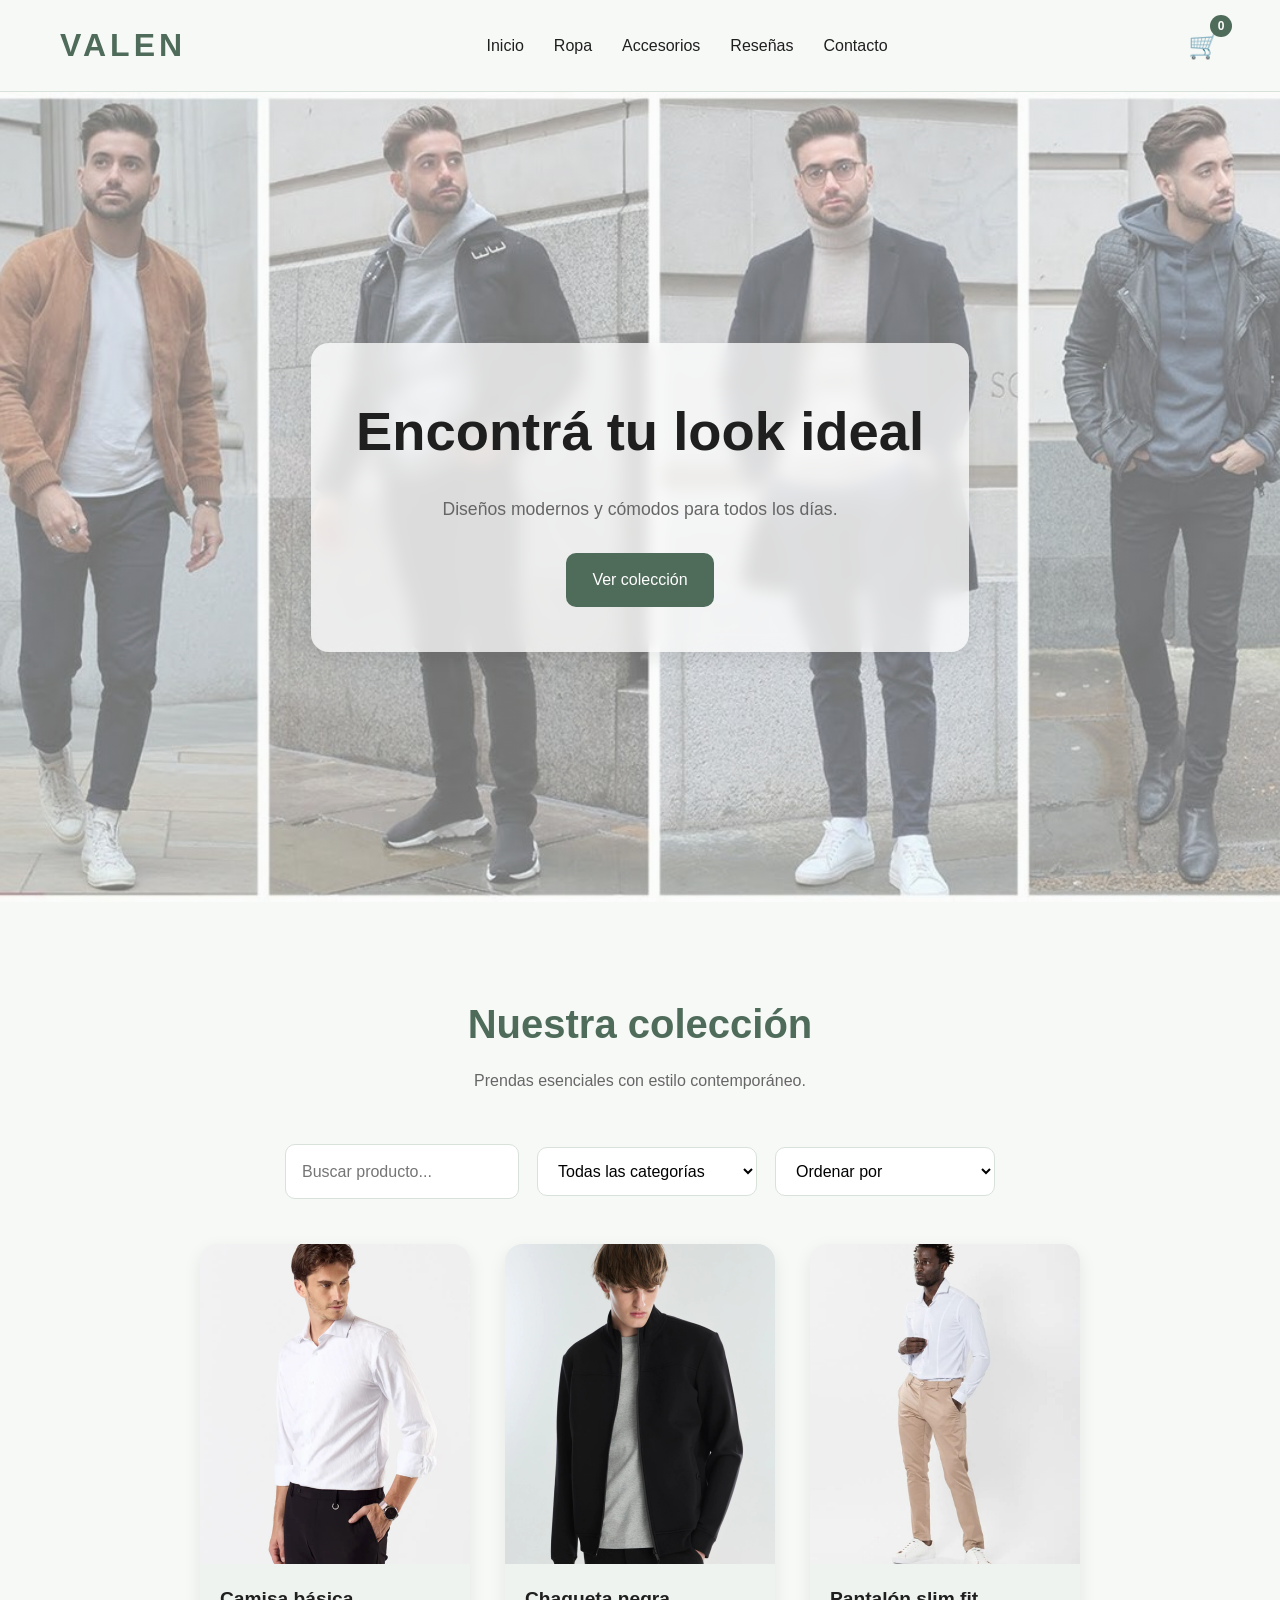
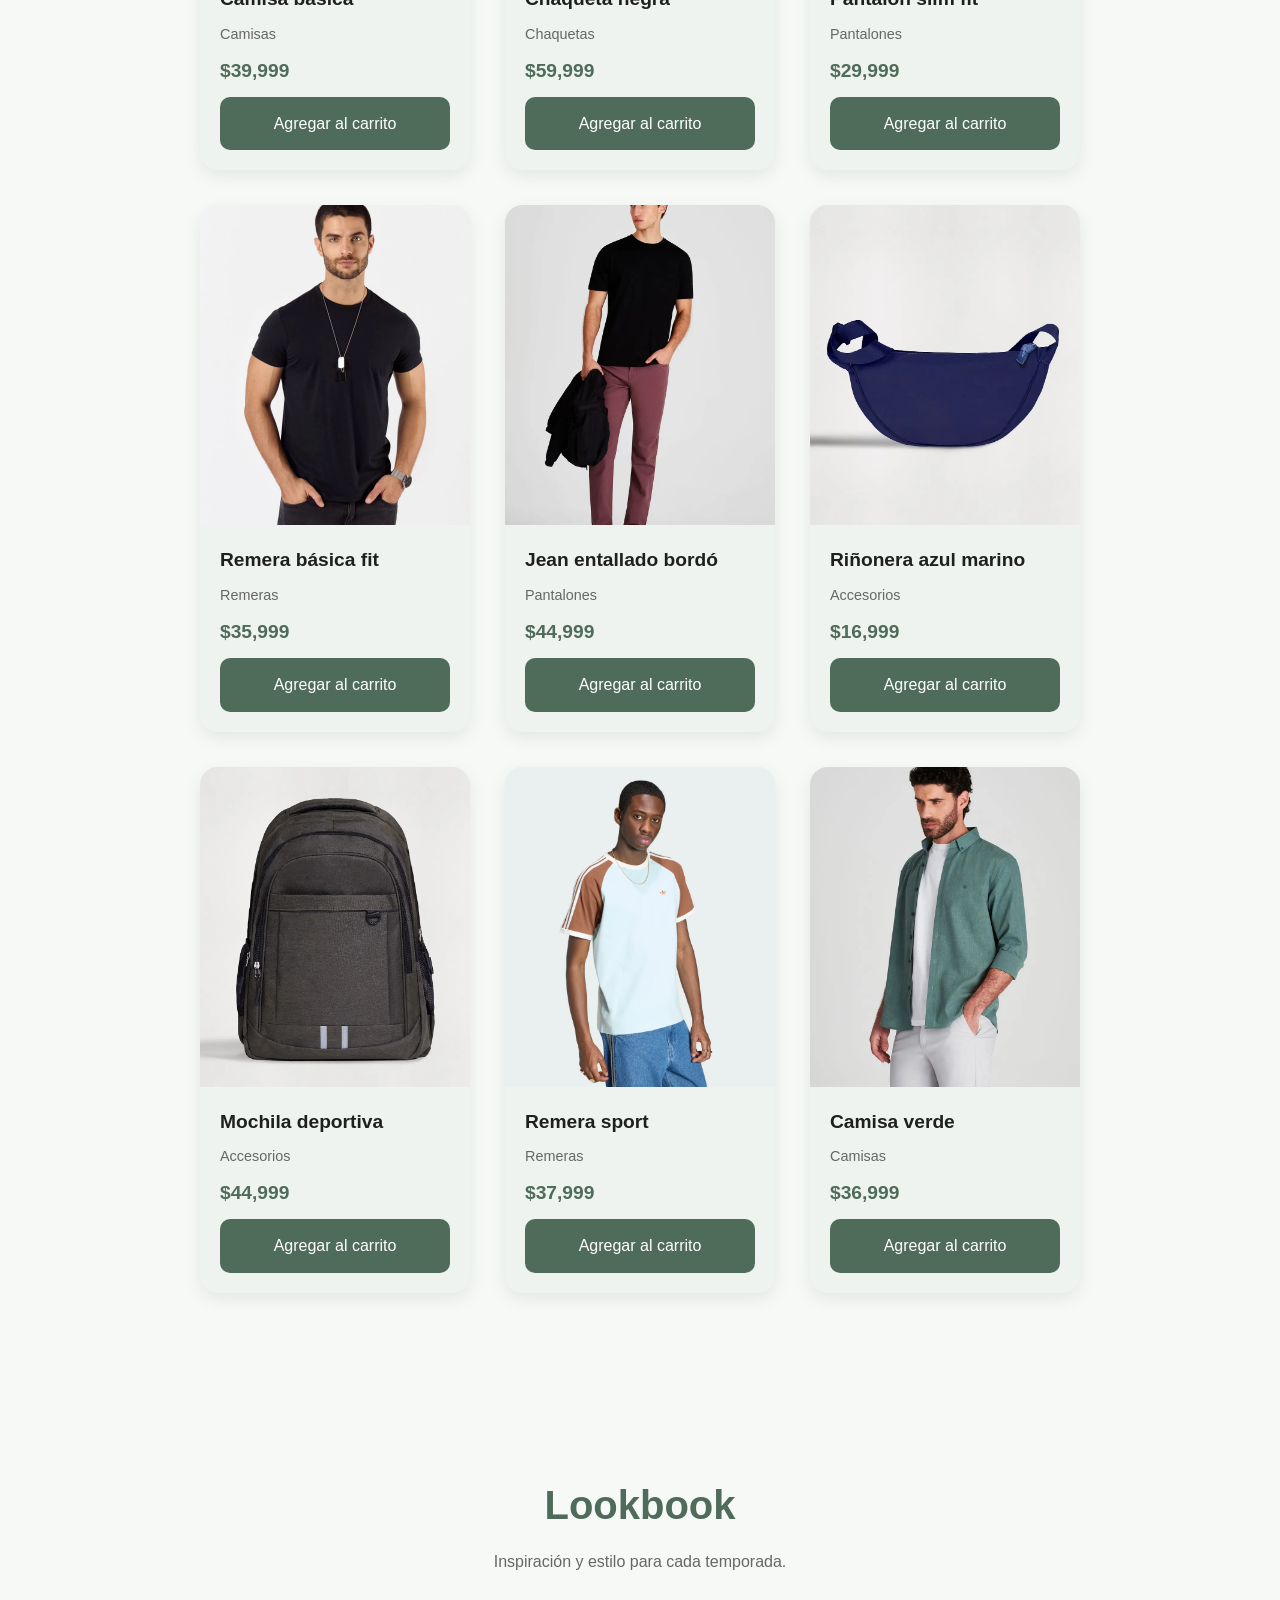
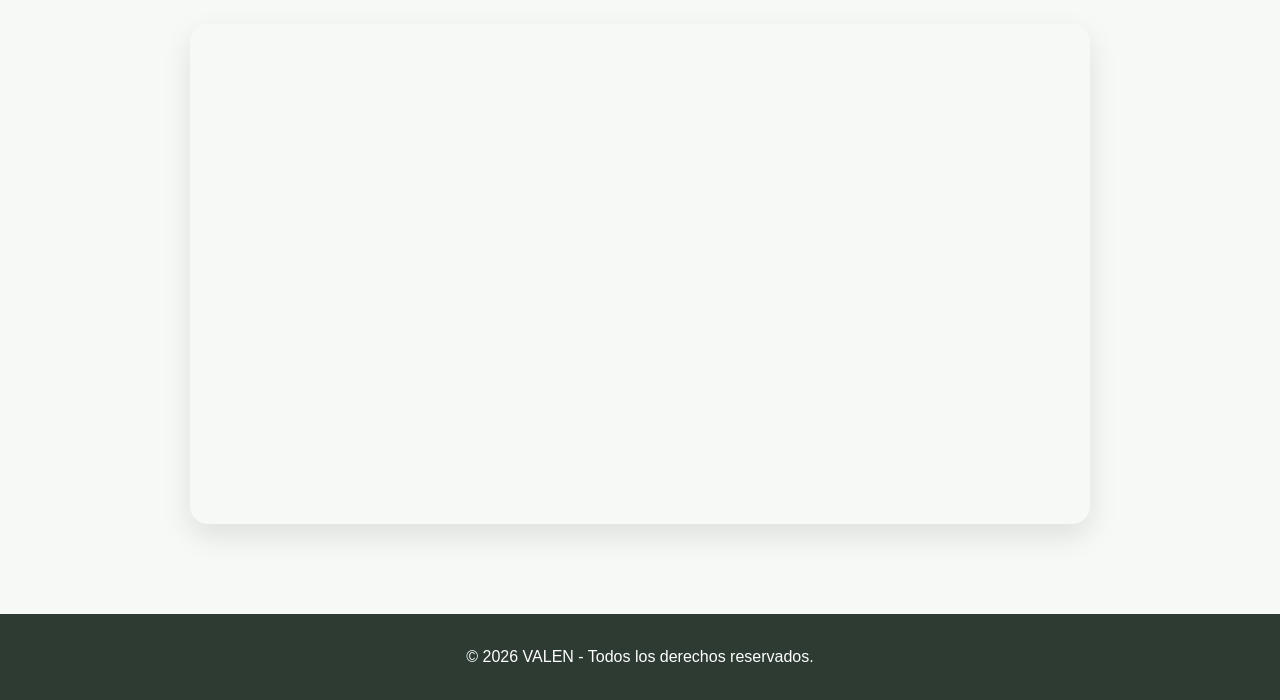
<file: index.html>
<!DOCTYPE html>
<html lang="es">
<head>
    <meta charset="UTF-8">
    <meta name="viewport" content="width=device-width, initial-scale=1.0">
    <title>VALEN | Moda Casual</title>
    <link rel="stylesheet" href="styles.css">
</head>
<body>
<header>
    <div class="logo">
        <h1>
            VALEN
        </h1>
    </div>
    <nav>
        <ul>
            <li>
                <a href="index.html">
                    Inicio
                </a>
            </li>
            <li>
                <a href="ropa.html">
                    Ropa
                </a>
            </li>
            <li>
                <a href="accesorios.html">
                    Accesorios
                </a>
            </li>
            <li>
                <a href="resenas.html">
                    Reseñas
                </a>
            </li>
            <li>
                <a href="contacto.html">
                    Contacto
                </a>
            </li>
        </ul>
    </nav>
    <a 
        href="carrito.html" 
        class="carrito-icono">
        🛒
        <span id="contador-carrito">
            0
        </span>
    </a>
</header>
<main>

<!-- HERO -->
<section 
    id="inicio" 
    class="hero">
    <div class="hero-contenido">
        <h2>
            Encontrá tu look ideal
        </h2>
        <p>
            Diseños modernos y cómodos para todos los días.
        </p>
        <div class="hero-botones">
            <a 
                href="#productos" 
                class="btn-hero">
                Ver colección
            </a>
        </div>
    </div>
</section>

<!-- TODOS LOS PRODUCTOS -->

<section 
    id="productos"
    class="productos">

    <div class="titulo-seccion">

        <h2>
            Nuestra colección
        </h2>

        <p>
            Prendas esenciales con estilo
            contemporáneo.
        </p>
    </div>

    <!-- BUSCADOR Y FILTROS -->

    <div class="controles-productos">

        <input

            type="search"

            id="buscador"

            placeholder="Buscar producto..."

        >

        <select id="filtro-categoria">

    <option value="todos">
        Todas las categorías
    </option>

    <option value="camisas">
        Camisas
    </option>

    <option value="remeras">
        Remeras
    </option>

    <option value="chaquetas">
        Chaquetas
    </option>

    <option value="pantalones">
        Pantalones
    </option>

    <option value="accesorios">
        Accesorios
    </option>

</select>

        <select id="orden-productos">

    <option value="">
        Ordenar por
    </option>

    <option value="precio-menor">
        Menor precio
    </option>

    <option value="precio-mayor">
        Mayor precio
    </option>

    <option value="nombre">
        Nombre A-Z
    </option>

</select>

    </div>

    <div

        class="contenedor-productos"

        id="contenedor-productos">

    </div>

</section>
<!-- LOOKBOOK -->

<section class="video-section">

    <div class="titulo-seccion">

        <h2>
            Lookbook
        </h2>

        <p>
            Inspiración y estilo para
            cada temporada.
        </p>

    </div>

    <div class="contenedor-video">

        <iframe

            src="https://www.youtube.com/embed/yhfdXkZaTQU"

            title="Video de colección masculina"

            allowfullscreen>

        </iframe>

    </div>

</section>

</main>

<!-- FOOTER -->

<footer>

    <p>

        © 2026 VALEN -
        Todos los derechos reservados.

    </p>

</footer>

<!-- JAVASCRIPT -->

<script src="js/productos.js"></script>
<script src="js/carrito.js"></script>
<script src="js/main.js"></script>

</body>
</html>
</file>
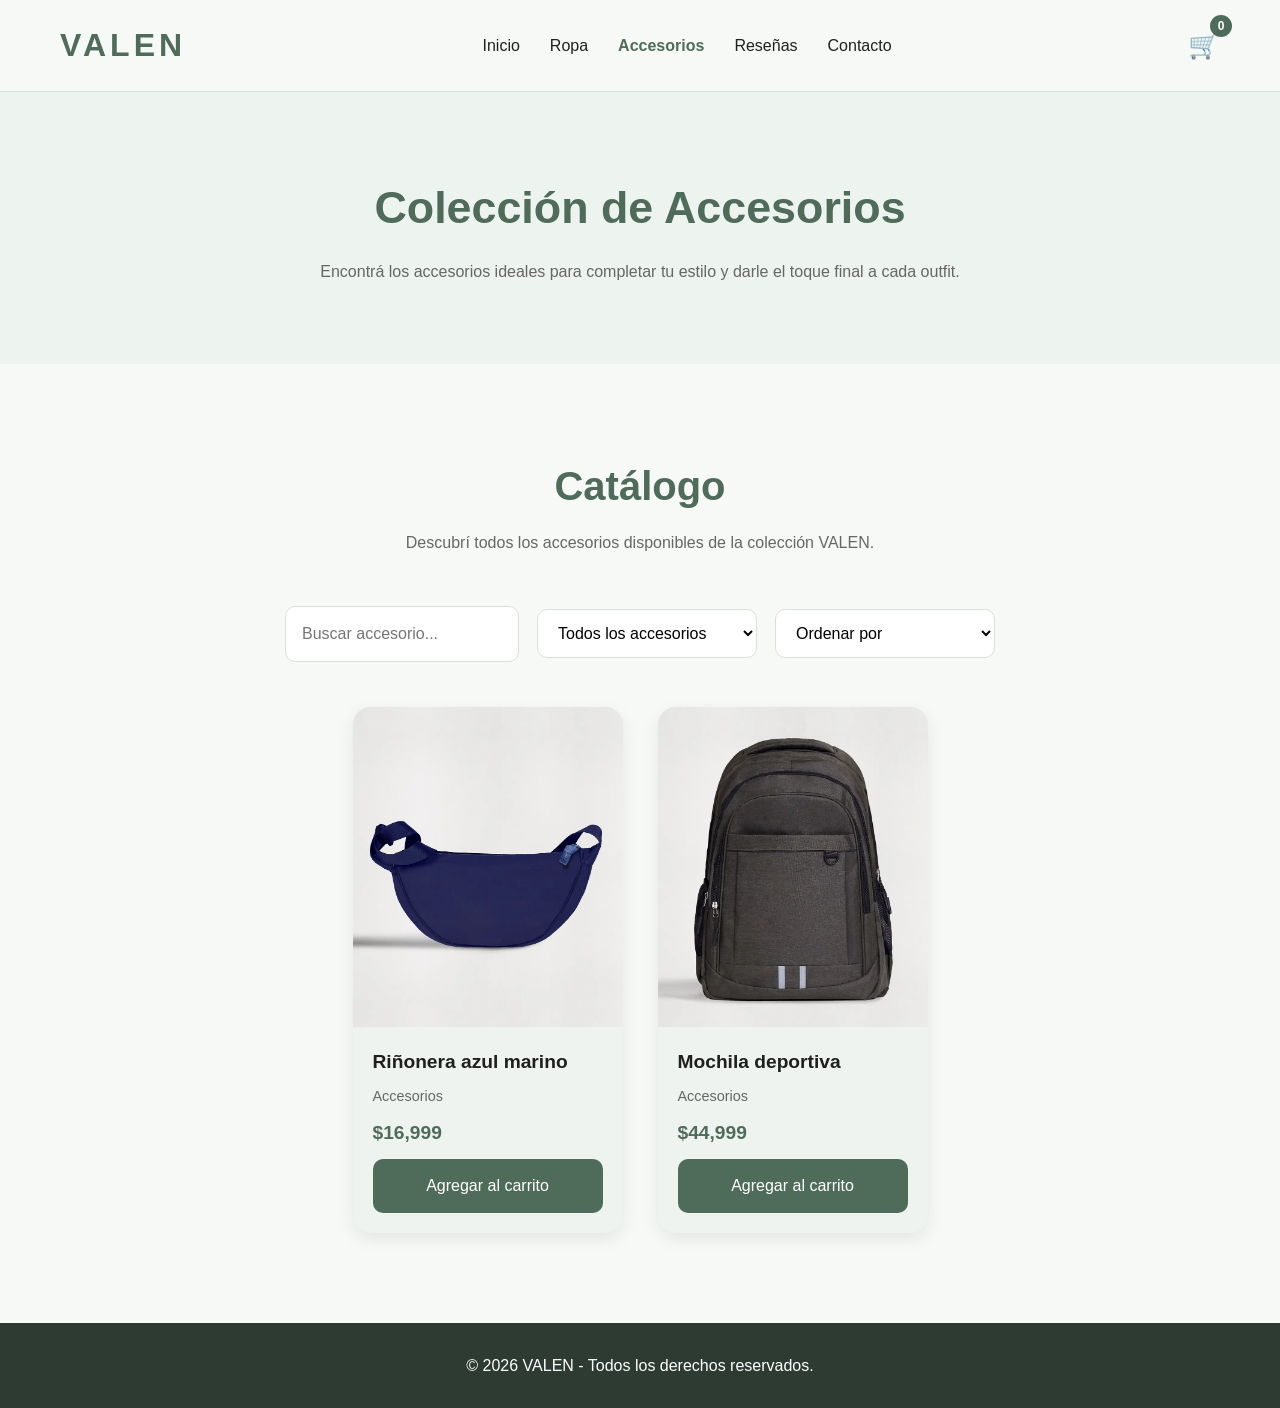
<file: accesorios.html>
<!DOCTYPE html>
<html lang="es">

<head>

    <meta charset="UTF-8">

    <meta
        name="viewport"
        content="width=device-width, initial-scale=1.0"
    >

    <title>
        Accesorios | VALEN
    </title>

    <link
        rel="stylesheet"
        href="styles.css"
    >

</head>

<body data-categoria="accesorios">

<!-- ========================= -->
<!-- HEADER -->
<!-- ========================= -->

<header>

    <div class="logo">

        <h1>

            VALEN

        </h1>

    </div>

    <nav>

        <ul>

            <li>

                <a href="index.html">

                    Inicio

                </a>

            </li>

            <li>

                <a href="ropa.html">

                    Ropa

                </a>

            </li>

            <li>

                <a
                    href="accesorios.html"
                    class="activo"
                >

                    Accesorios

                </a>

            </li>

            <li>

                <a href="resenas.html">

                    Reseñas

                </a>

            </li>

            <li>

                <a href="contacto.html">

                    Contacto

                </a>

            </li>

        </ul>

    </nav>

    <a
        href="carrito.html"
        class="carrito-icono"
    >

        🛒

        <span id="contador-carrito">

            0

        </span>

    </a>

</header>

<!-- ========================= -->
<!-- MAIN -->
<!-- ========================= -->

<main>

    <!-- HERO -->

    <section class="hero-categoria">

        <h2>

            Colección de Accesorios

        </h2>

        <p>

            Encontrá los accesorios ideales para completar tu estilo y darle el toque final a cada outfit.

        </p>

    </section>

    <!-- PRODUCTOS -->

    <section
        id="productos"
        class="productos"
    >

        <div class="titulo-seccion">

            <h2>

                Catálogo

            </h2>

            <p>

                Descubrí todos los accesorios disponibles de la colección VALEN.

            </p>

        </div>

        <!-- BUSCADOR Y FILTROS -->

        <div class="controles-productos">

            <input

                type="search"

                id="buscador"

                placeholder="Buscar accesorio..."

            >

            <select id="filtro-categoria">

                <option value="todos">

                    Todos los accesorios

                </option>

                <option value="accesorios">

                    Accesorios

                </option>

            </select>

            <select id="orden-productos">

                <option value="">

                    Ordenar por

                </option>

                <option value="precio-menor">

                    Menor precio

                </option>

                <option value="precio-mayor">

                    Mayor precio

                </option>

                <option value="nombre">

                    Nombre A-Z

                </option>

            </select>

        </div>

        <!-- CONTENEDOR DE PRODUCTOS -->

        <div

            id="contenedor-productos"

            class="contenedor-productos"

        >

        </div>

    </section>

</main>

<!-- ========================= -->
<!-- FOOTER -->
<!-- ========================= -->

<footer>

    <p>

        © 2026 VALEN - Todos los derechos reservados.

    </p>

</footer>

<!-- ========================= -->
<!-- JAVASCRIPT -->
<!-- ========================= -->

<script src="js/productos.js"></script>
<script src="js/carrito.js"></script>
<script src="js/main.js"></script>
</body>

</html>
</file>
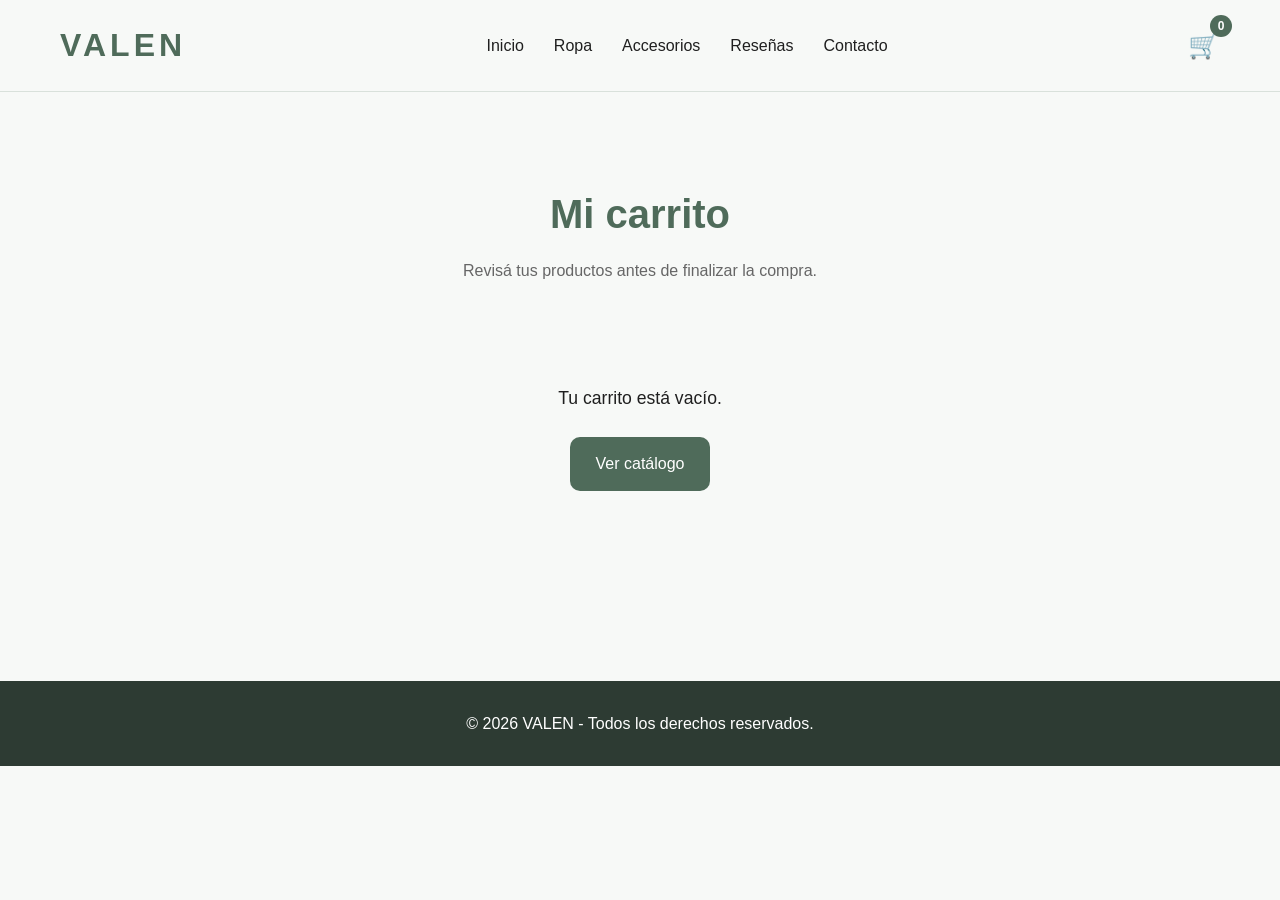
<file: carrito.html>
<!DOCTYPE html>
<html lang="es">

<head>

    <meta charset="UTF-8">

    <meta
        name="viewport"
        content="width=device-width, initial-scale=1.0"
    >

    <title>

        Mi carrito | VALEN

    </title>

    <link
        rel="stylesheet"
        href="styles.css"
    >

</head>

<body data-categoria="carrito">

<header>

    <div class="logo">

        <h1>

            VALEN

        </h1>

    </div>

    <nav>

        <ul>

            <li>

                <a href="index.html">

                    Inicio

                </a>

            </li>

            <li>

                <a href="ropa.html">

                    Ropa

                </a>

            </li>

            <li>

                <a href="accesorios.html">

                    Accesorios

                </a>

            </li>

            <li>

                <a href="resenas.html">

                    Reseñas

                </a>

            </li>

            <li>

                <a href="contacto.html">

                    Contacto

                </a>

            </li>

        </ul>

    </nav>

    <a

        href="carrito.html"

        class="carrito-icono"

    >

        🛒

        <span id="contador-carrito">

            0

        </span>

    </a>

</header>

<main>

<section class="carrito">

    <div class="titulo-seccion">

        <h2>

            Mi carrito

        </h2>

        <p>

            Revisá tus productos antes de finalizar la compra.

        </p>

    </div>

    <!-- Si el carrito está vacío -->

    <div id="carrito-vacio">

        <p>

            Tu carrito está vacío.

        </p>

        <a href="index.html" class="btn">
            Ver catálogo
        </a>

    </div>

    <!-- Productos -->

    <div

        id="contenedor-carrito"

        class="contenedor-carrito"

    >

    </div>

    <!-- Resumen -->

    <section

        id="resumen-carrito"

        class="resumen-carrito"

    >

        <h3>

            Resumen de compra

        </h3>

        <div class="linea-total">

            <span>

                Subtotal

            </span>

            <span id="subtotal">

                $0

            </span>

        </div>

        <div class="linea-total">

            <span>

                Envío

            </span>

            <span>

                Gratis

            </span>

        </div>

        <div class="linea-total total-final">

            <span>

                Total

            </span>

            <span id="total">

                $0

            </span>

        </div>

        <div class="acciones-carrito">

            <button

                id="vaciar-carrito"

                class="btn-secundario"

            >

                Vaciar carrito

            </button>

            <button

                class="btn"

                id="finalizar-compra"

            >

                Finalizar compra

            </button>

        </div>

    </section>

</section>

</main>

<footer>

    <p>

        © 2026 VALEN - Todos los derechos reservados.

    </p>

</footer>

<script src="js/productos.js"></script>
<script src="js/carrito.js"></script>

</body>

</html>
</file>
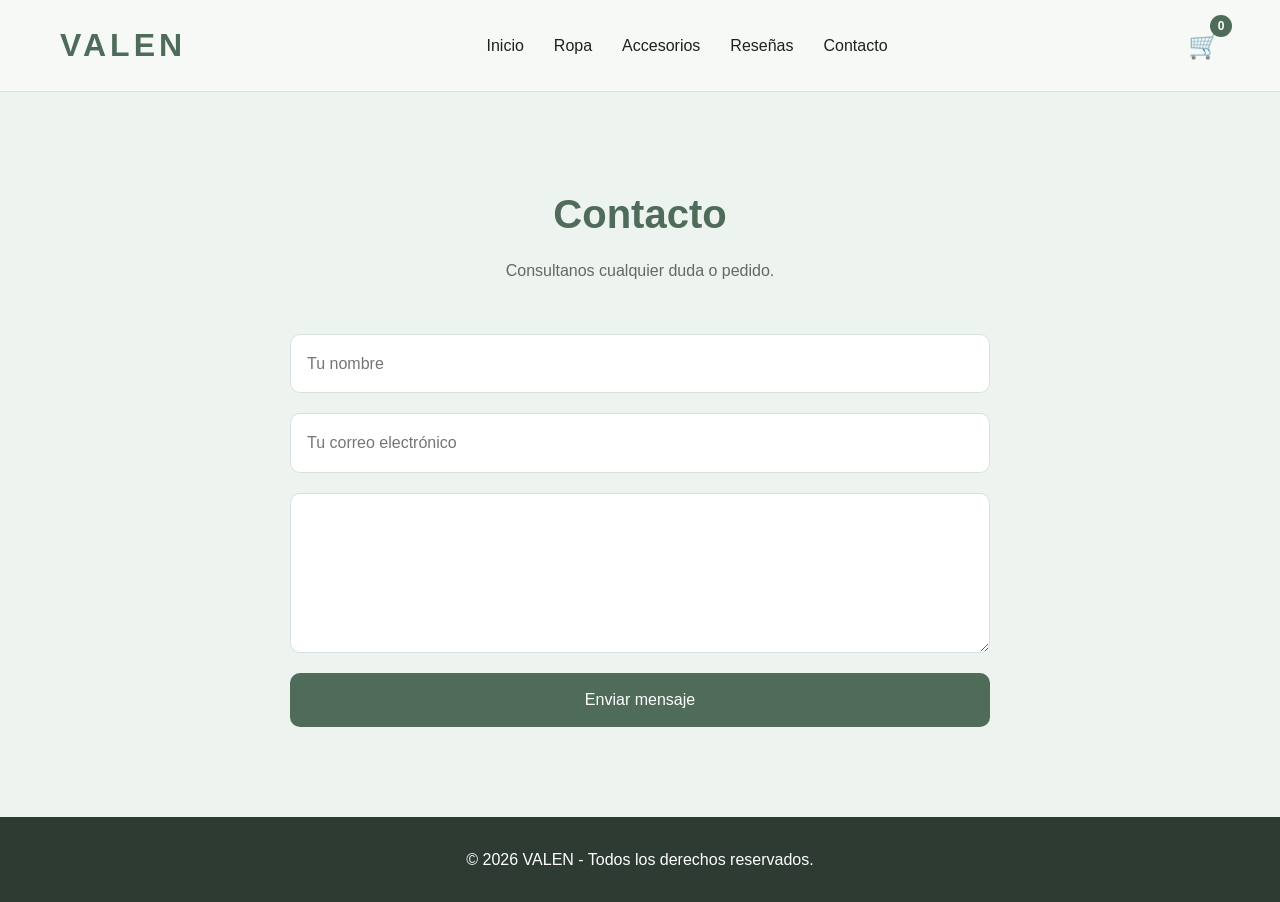
<file: contacto.html>
<!DOCTYPE html>
<html lang="es">
<head>
    <meta charset="UTF-8">
    <meta name="viewport" content="width=device-width, initial-scale=1.0">
    <title>Contacto - VALEN | Moda Casual</title>
    <link rel="stylesheet" href="styles.css">
</head>
<body>
<header>
    <div class="logo">
        <h1>
            VALEN
        </h1>
    </div>
    <nav>
        <ul>
            <li>
                <a href="index.html">
                    Inicio
                </a>
            </li>
            <li>
                <a href="ropa.html">
                    Ropa
                </a>
            </li>
            <li>
                <a href="accesorios.html">
                    Accesorios
                </a>
            </li>
            <li>
                <a href="resenas.html">
                    Reseñas
                </a>
            </li>
            <li>
                <a href="contacto.html">
                    Contacto
                </a>
            </li>
        </ul>
    </nav>
    <a 
        href="carrito.html" 
        class="carrito-icono">
        🛒
        <span id="contador-carrito">
            0
        </span>
    </a>
</header>
<main>

<!-- HERO -->

<!-- CONTACTO -->

<section 
    id="contacto"
    class="contacto">

    <div class="titulo-seccion">

        <h2>
            Contacto
        </h2>

        <p>
            Consultanos cualquier duda
            o pedido.
        </p>

    </div>

    <form

        action="https://formspree.io/f/mqejzwaa"

        method="POST">

        <input

            type="text"

            name="nombre"

            placeholder="Tu nombre"

            required>

        <input

            type="email"

            name="email"

            placeholder="Tu correo electrónico"

            required>

        <textarea

            name="mensaje"

            placeholder="Escribí tu mensaje"

            required>

        </textarea>

        <button type="submit">

            Enviar mensaje

        </button>

    </form>

</section>

</main>

<!-- FOOTER -->

<footer>

    <p>

        © 2026 VALEN -
        Todos los derechos reservados.

    </p>

</footer>

<!-- JAVASCRIPT -->

<script src="js/productos.js"></script>

<script src="js/main.js"></script>

</body>
</html>
</file>
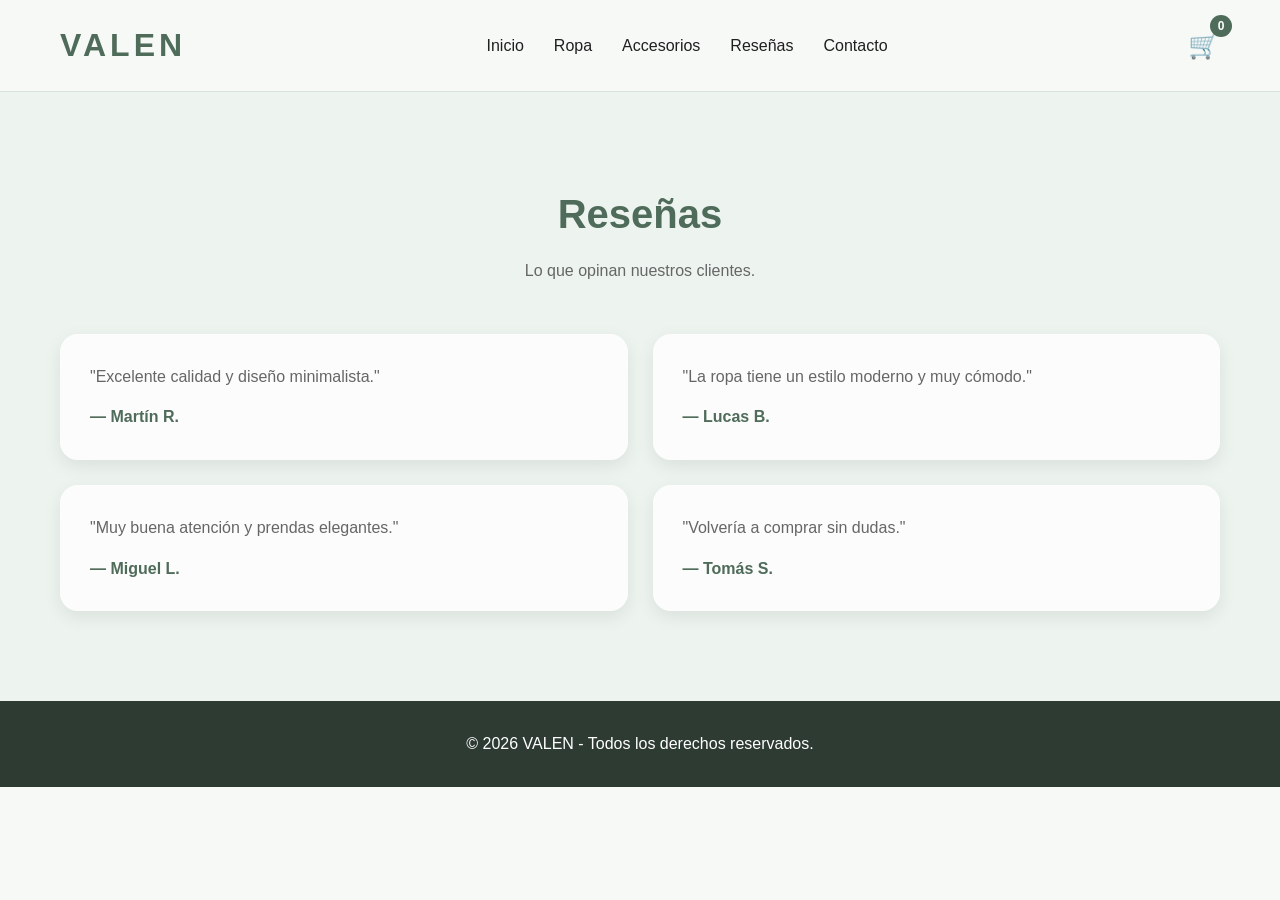
<file: resenas.html>
<!DOCTYPE html>
<html lang="es">
<head>
    <meta charset="UTF-8">
    <meta name="viewport" content="width=device-width, initial-scale=1.0">
    <title>Reseñas - VALEN | Moda Casual</title>
    <link rel="stylesheet" href="styles.css">
</head>
<body>
<header>
    <div class="logo">
        <h1>
            VALEN
        </h1>
    </div>
    <nav>
        <ul>
            <li>
                <a href="index.html">
                    Inicio
                </a>
            </li>
            <li>
                <a href="ropa.html">
                    Ropa
                </a>
            </li>
            <li>
                <a href="accesorios.html">
                    Accesorios
                </a>
            </li>
            <li>
                <a href="resenas.html">
                    Reseñas
                </a>
            </li>
            <li>
                <a href="contacto.html">
                    Contacto
                </a>
            </li>
        </ul>
    </nav>
    <a 
        href="carrito.html" 
        class="carrito-icono">
        🛒
        <span id="contador-carrito">
            0
        </span>
    </a>
</header>
<main>

<!-- HERO -->

<!-- RESEÑAS -->

<section 
    id="reseñas"
    class="reseñas">

    <div class="titulo-seccion">

        <h2>
            Reseñas
        </h2>

        <p>
            Lo que opinan nuestros clientes.
        </p>

    </div>

    <div class="grid-reseñas">

        <div class="reseña">

            <p>
                "Excelente calidad y diseño minimalista."
            </p>

            <h4>
                — Martín R.
            </h4>

        </div>

        <div class="reseña">

            <p>
                "La ropa tiene un estilo moderno
                y muy cómodo."
            </p>

            <h4>
                — Lucas B.
            </h4>

        </div>

        <div class="reseña">

            <p>
                "Muy buena atención y prendas elegantes."
            </p>

            <h4>
                — Miguel L.
            </h4>

        </div>

        <div class="reseña">

            <p>
                "Volvería a comprar sin dudas."
            </p>

            <h4>
                — Tomás S.
            </h4>

        </div>

    </div>

</section>

</main>

<!-- FOOTER -->

<footer>

    <p>

        © 2026 VALEN -
        Todos los derechos reservados.

    </p>

</footer>

<!-- ======================
        JAVASCRIPT
====================== -->

<script src="js/productos.js"></script>

<script src="js/main.js"></script>

</body>
</html>
</file>
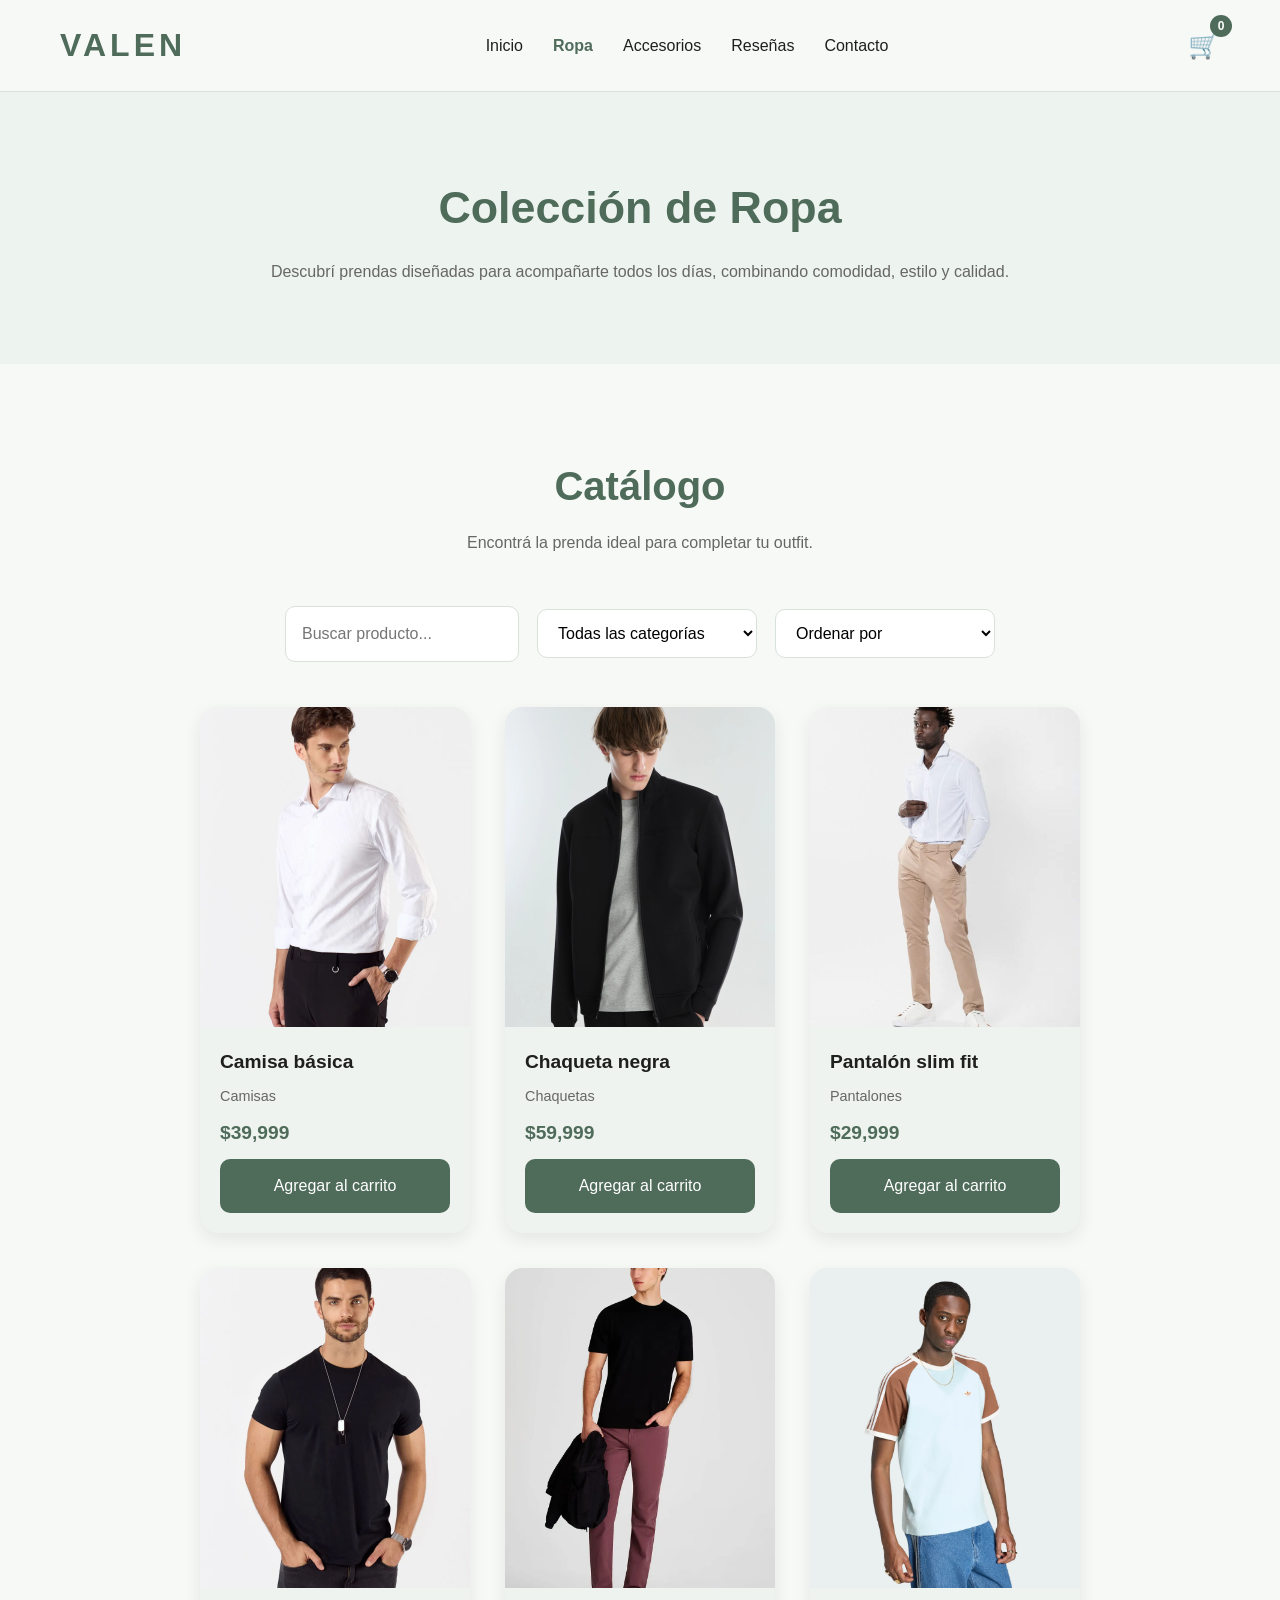
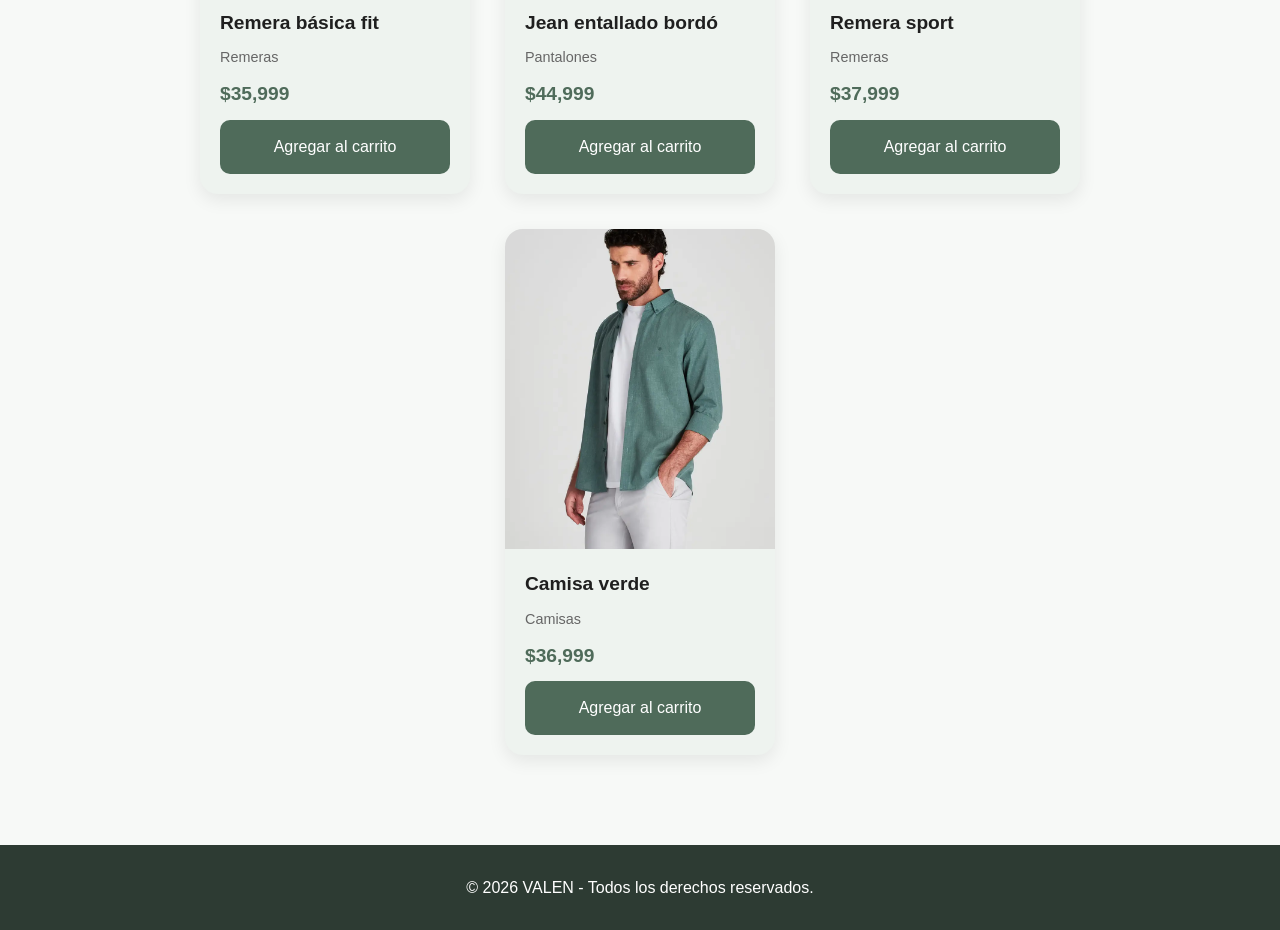
<file: ropa.html>
<!DOCTYPE html>
<html lang="es">

<head>

    <meta charset="UTF-8">

    <meta
        name="viewport"
        content="width=device-width, initial-scale=1.0"
    >

    <title>
        Ropa | VALEN
    </title>

    <link
        rel="stylesheet"
        href="styles.css"
    >

</head>

<body data-categoria="ropa">

<!-- ========================= -->
<!-- HEADER -->
<!-- ========================= -->

<header>

    <div class="logo">

        <h1>

            VALEN

        </h1>

    </div>

    <nav>

        <ul>

            <li>

                <a href="index.html">

                    Inicio

                </a>

            </li>

            <li>

                <a
                    href="ropa.html"
                    class="activo"
                >

                    Ropa

                </a>

            </li>

            <li>

                <a href="accesorios.html">

                    Accesorios

                </a>

            </li>

            <li>

                <a href="resenas.html">

                    Reseñas

                </a>

            </li>

            <li>

                <a href="contacto.html">

                    Contacto

                </a>

            </li>

        </ul>

    </nav>

    <a
        href="carrito.html"
        class="carrito-icono"
    >

        🛒

        <span id="contador-carrito">

            0

        </span>

    </a>

</header>

<!-- ========================= -->
<!-- MAIN -->
<!-- ========================= -->

<main>

    <!-- HERO -->

    <section class="hero-categoria">

        <h2>

            Colección de Ropa

        </h2>

        <p>

            Descubrí prendas diseñadas para acompañarte todos los días,
            combinando comodidad, estilo y calidad.

        </p>

    </section>

    <!-- PRODUCTOS -->

    <section
        id="productos"
        class="productos"
    >

        <div class="titulo-seccion">

            <h2>

                Catálogo

            </h2>

            <p>

                Encontrá la prenda ideal para completar tu outfit.

            </p>

        </div>

        <!-- BUSCADOR Y FILTROS -->

        <div class="controles-productos">

            <input

                type="search"

                id="buscador"

                placeholder="Buscar producto..."

            >

            <select id="filtro-categoria">

                <option value="todos">

                    Todas las categorías

                </option>

                <option value="camisas">

                    Camisas

                </option>

                <option value="remeras">

                    Remeras

                </option>

                <option value="chaquetas">

                    Chaquetas

                </option>

                <option value="pantalones">

                    Pantalones

                </option>

            </select>

            <select id="orden-productos">

                <option value="default">

                    Ordenar por

                </option>

                <option value="precio-menor">

                    Menor precio

                </option>

                <option value="precio-mayor">

                    Mayor precio

                </option>

                <option value="nombre">

                    Nombre A-Z

                </option>

            </select>

        </div>

        <!-- CONTENEDOR DE PRODUCTOS -->

        <div

            id="contenedor-productos"

            class="contenedor-productos"

        >

        </div>

    </section>

</main>

<!-- ========================= -->
<!-- FOOTER -->
<!-- ========================= -->

<footer>

    <p>

        © 2026 VALEN - Todos los derechos reservados.

    </p>

</footer>

<!-- ========================= -->
<!-- JAVASCRIPT -->
<!-- ========================= -->

<script src="js/productos.js"></script>
<script src="js/carrito.js"></script>
<script src="js/main.js"></script>

</body>

</html>
</file>
<file: styles.css>
/* ================================================= */
/* RESET */
/* ================================================= */

* {
    margin: 0;
    padding: 0;
    box-sizing: border-box;
}

html {
    scroll-behavior: smooth;
}

img {
    display: block;
    width: 100%;
}

a {
    text-decoration: none;
    color: inherit;
}

button,
input,
select,
textarea {
    font: inherit;
}


/* ================================================= */
/* VARIABLES */
/* ================================================= */

:root {

    --color-principal: #4f6b5a;
    --color-principal-hover: #64806f;

    --color-fondo: #f7f9f7;
    --color-fondo-secundario: #eef3ef;
    --color-fondo-claro: #edf3ee;

    --color-texto: #1f1f1f;
    --color-texto-secundario: #666;

    --color-blanco: #ffffff;

    --borde: #d9e1db;

    --sombra-suave: 0 6px 18px rgba(0, 0, 0, .08);
    --sombra-media: 0 12px 30px rgba(0, 0, 0, .10);

    --radio: 18px;

    --transicion: .3s ease;

}


/* ================================================= */
/* BODY */
/* ================================================= */

body {

    font-family: "Poppins", sans-serif;

    background: var(--color-fondo);

    color: var(--color-texto);

    line-height: 1.6;

}


/* ================================================= */
/* HEADER */
/* ================================================= */

header {

    position: sticky;

    top: 0;

    z-index: 1000;

    display: flex;

    justify-content: space-between;

    align-items: center;

    padding: 20px 60px;

    background: rgba(247, 249, 247, .95);

    backdrop-filter: blur(8px);

    border-bottom: 1px solid var(--borde);

}


.logo h1 {

    font-size: 2rem;

    letter-spacing: 4px;

    color: var(--color-principal);

}


/* ================================================= */
/* MENÚ */
/* ================================================= */

nav ul {

    display: flex;

    gap: 30px;

    list-style: none;

}

nav a {

    font-weight: 500;

    transition: color var(--transicion);

}

nav a:hover {

    color: var(--color-principal);

}

nav a.activo {

    color: var(--color-principal);

    font-weight: 700;

}


/* ================================================= */
/* CARRITO HEADER */
/* ================================================= */

.carrito-icono {

    position: relative;

    font-size: 1.6rem;

}

#contador-carrito {

    position: absolute;

    top: -10px;

    right: -12px;

    width: 22px;

    height: 22px;

    border-radius: 50%;

    background: var(--color-principal);

    color: white;

    display: flex;

    justify-content: center;

    align-items: center;

    font-size: .75rem;

    font-weight: bold;

}


/* ================================================= */
/* BOTONES */
/* ================================================= */

.btn,
.btn-hero,
button {

    display: inline-block;

    border: none;

    border-radius: 10px;

    cursor: pointer;

    padding: 14px 26px;

    background: var(--color-principal);

    color: white;

    transition: all var(--transicion);

}

.btn:hover,
.btn-hero:hover,
button:hover {

    background: var(--color-principal-hover);

    transform: translateY(-2px);

}

.btn-secundario {

    background: transparent;

    color: var(--color-principal);

    border: 2px solid var(--color-principal);

}

.btn-secundario:hover {

    background: var(--color-principal);

    color: white;

}

/* ================================================= */
/* SECCIONES */
/* ================================================= */

section {

    padding: 90px 60px;

}

.titulo-seccion {

    text-align: center;

    margin-bottom: 50px;

}

.titulo-seccion h2 {

    font-size: 2.5rem;

    color: var(--color-principal);

    margin-bottom: 12px;

}

.titulo-seccion p {

    color: var(--color-texto-secundario);

    max-width: 650px;

    margin: 0 auto;

}


/* ================================================= */
/* HERO PRINCIPAL */
/* ================================================= */

.hero {

    min-height: 90vh;

    display: flex;

    justify-content: center;

    align-items: center;

    text-align: center;

    padding: 40px;

    background-image:
        linear-gradient(
            rgba(247,249,247,.45),
            rgba(247,249,247,.45)
        ),
        url("img/banner.jpg");

    background-size: cover;

    background-position: center;

}

.hero-contenido {

    max-width: 700px;

    background: rgba(255,255,255,.75);

    backdrop-filter: blur(8px);

    padding: 45px;

    border-radius: var(--radio);

    box-shadow: var(--sombra-suave);

}

.hero h2 {

    font-size: 3.4rem;

    margin-bottom: 20px;

}

.hero p {

    color: var(--color-texto-secundario);

    margin-bottom: 30px;

    font-size: 1.1rem;

}


/* ================================================= */
/* HERO CATEGORÍAS */
/* ================================================= */

.hero-categoria {

    text-align: center;

    padding: 80px 30px;

    background: var(--color-fondo-claro);

}

.hero-categoria h2 {

    font-size: 2.8rem;

    color: var(--color-principal);

    margin-bottom: 15px;

}

.hero-categoria p {

    max-width: 750px;

    margin: auto;

    color: var(--color-texto-secundario);

}


/* ================================================= */
/* CONTENEDORES */
/* ================================================= */

.productos {

    background: var(--color-fondo);

}

.contenedor-productos {

    display: flex;

    flex-wrap: wrap;

    justify-content: center;

    gap: 35px;

}

.controles-productos {

    display: flex;

    justify-content: center;

    align-items: center;

    flex-wrap: wrap;

    gap: 18px;

    margin-bottom: 45px;

}


/* ================================================= */
/* BUSCADOR Y FILTROS */
/* ================================================= */

#buscador,
#filtro-categoria,
#orden-productos {

    padding: 14px 16px;

    border: 1px solid var(--borde);

    border-radius: 10px;

    background: white;

    min-width: 220px;

    transition: border-color var(--transicion);

}

#buscador:focus,
#filtro-categoria:focus,
#orden-productos:focus {

    outline: none;

    border-color: var(--color-principal);

    box-shadow: 0 0 0 3px rgba(79,107,90,.15);

}

/* ================================================= */
/* TARJETAS DE PRODUCTOS */
/* ================================================= */

.producto-card {

    width: 270px;

    background: var(--color-fondo-secundario);

    border-radius: var(--radio);

    overflow: hidden;

    display: flex;

    flex-direction: column;

    transition:
        transform var(--transicion),
        box-shadow var(--transicion);

    box-shadow: var(--sombra-suave);

}

.producto-card:hover {

    transform: translateY(-8px);

    box-shadow: var(--sombra-media);

}

.producto-card img {

    height: 320px;

    object-fit: cover;

}

.producto-card h3 {

    padding: 20px 20px 8px;

    font-size: 1.2rem;

    color: var(--color-texto);

}

.producto-card .categoria {

    padding: 0 20px;

    color: var(--color-texto-secundario);

    font-size: .9rem;

    text-transform: capitalize;

}

.producto-card .precio {

    padding: 10px 20px;

    color: var(--color-principal);

    font-size: 1.2rem;

    font-weight: 700;

}

.producto-card .btn-agregar {

    margin: auto 20px 20px;

    width: calc(100% - 40px);

}


/* ================================================= */
/* MENSAJE TEMPORAL */
/* ================================================= */

.mensaje-carrito {

    position: fixed;

    right: 30px;

    bottom: 30px;

    background: var(--color-principal);

    color: white;

    padding: 15px 22px;

    border-radius: 10px;

    box-shadow: var(--sombra-media);

    z-index: 9999;

    animation: aparecer .3s ease;

}


/* ================================================= */
/* ANIMACIONES */
/* ================================================= */

@keyframes aparecer {

    from {

        opacity: 0;

        transform: translateY(20px);

    }

    to {

        opacity: 1;

        transform: translateY(0);

    }

}

/* ================================================= */
/* CARRITO */
/* ================================================= */

.carrito {

    max-width: 1200px;

    margin: auto;

}

#carrito-vacio {

    text-align: center;

    padding: 50px 20px;

}

#carrito-vacio p {

    margin-bottom: 25px;

    font-size: 1.1rem;

}


/* ================================================= */
/* PRODUCTOS DEL CARRITO */
/* ================================================= */

.contenedor-carrito {

    display: flex;

    flex-direction: column;

    gap: 25px;

    margin-bottom: 50px;

}

.card-carrito {

    display: flex;

    gap: 25px;

    align-items: center;

    background: var(--color-fondo-secundario);

    border-radius: var(--radio);

    padding: 20px;

    box-shadow: var(--sombra-suave);

}

.card-carrito img {

    width: 180px;

    height: 180px;

    object-fit: cover;

    border-radius: 12px;

}

.info-carrito {

    flex: 1;

    display: flex;

    flex-direction: column;

    gap: 10px;

}

.info-carrito h3 {

    color: var(--color-principal);

}

.info-carrito p {

    color: var(--color-texto-secundario);

}


/* ================================================= */
/* CANTIDAD */
/* ================================================= */

.cantidad {

    display: flex;

    align-items: center;

    gap: 15px;

    margin: 10px 0;

}

.cantidad button {

    width: 38px;

    height: 38px;

    padding: 0;

    border-radius: 50%;

    font-size: 1.2rem;

}

.cantidad span {

    font-weight: bold;

    min-width: 25px;

    text-align: center;

}


/* ================================================= */
/* BOTÓN ELIMINAR */
/* ================================================= */

.eliminar {

    align-self: flex-start;

    background: #d9534f;

}

.eliminar:hover {

    background: #c9302c;

}


/* ================================================= */
/* RESUMEN */
/* ================================================= */

.resumen-carrito {

    background: var(--color-fondo-claro);

    border-radius: var(--radio);

    padding: 30px;

    box-shadow: var(--sombra-suave);

}

.resumen-carrito h3 {

    margin-bottom: 25px;

    color: var(--color-principal);

}

.linea-total {

    display: flex;

    justify-content: space-between;

    margin-bottom: 15px;

}

.total-final {

    font-size: 1.2rem;

    font-weight: bold;

    padding-top: 20px;

    border-top: 1px solid var(--borde);

}


/* ================================================= */
/* BOTONES DEL CARRITO */
/* ================================================= */

.acciones-carrito {

    display: flex;

    justify-content: flex-end;

    gap: 20px;

    margin-top: 30px;

    flex-wrap: wrap;

}

/* ================================================= */
/* RESEÑAS */
/* ================================================= */

.reseñas {

    background: var(--color-fondo-claro);

}

.grid-reseñas {

    display: grid;

    grid-template-columns: repeat(2, 1fr);

    gap: 25px;

}

.reseña {

    background: rgba(255,255,255,.8);

    padding: 30px;

    border-radius: var(--radio);

    box-shadow: var(--sombra-suave);

}

.reseña p {

    margin-bottom: 15px;

    color: var(--color-texto-secundario);

}

.reseña h4 {

    color: var(--color-principal);

}


/* ================================================= */
/* CONTACTO */
/* ================================================= */

.contacto {

    background: var(--color-fondo-claro);

}

form {

    max-width: 700px;

    margin: auto;

    display: flex;

    flex-direction: column;

    gap: 20px;

}

input,
textarea {

    padding: 16px;

    border: 1px solid var(--borde);

    border-radius: 10px;

    background: white;

}

textarea {

    resize: vertical;

    min-height: 160px;

}

input:focus,
textarea:focus {

    outline: none;

    border-color: var(--color-principal);

    box-shadow: 0 0 0 3px rgba(79,107,90,.15);

}


/* ================================================= */
/* VIDEO */
/* ================================================= */

.video-section {

    text-align: center;

}

.contenedor-video {

    display: flex;

    justify-content: center;

}

.contenedor-video iframe {

    width: 100%;

    max-width: 900px;

    height: 500px;

    border: none;

    border-radius: var(--radio);

    box-shadow: var(--sombra-media);

}


/* ================================================= */
/* FOOTER */
/* ================================================= */

footer {

    background: #2d3b33;

    color: white;

    text-align: center;

    padding: 30px;

}


/* ================================================= */
/* RESPONSIVE */
/* ================================================= */

@media (max-width: 900px) {

    header {

        flex-direction: column;

        gap: 20px;

        padding: 20px;

    }

    nav ul {

        flex-wrap: wrap;

        justify-content: center;

        gap: 15px;

    }

    section {

        padding: 70px 25px;

    }

    .hero {

        min-height: 70vh;

    }

    .hero h2 {

        font-size: 2.4rem;

    }

    .hero-categoria h2 {

        font-size: 2.2rem;

    }

    .grid-reseñas {

        grid-template-columns: 1fr;

    }

    .contenedor-video iframe {

        height: 320px;

    }

    .producto-card {

        width: 100%;

        max-width: 340px;

    }

    .card-carrito {

        flex-direction: column;

        text-align: center;

    }

    .card-carrito img {

        width: 220px;

        height: 220px;

    }

    .cantidad {

        justify-content: center;

    }

    .acciones-carrito {

        justify-content: center;

    }

}

@media (max-width: 600px) {

    .hero h2 {

        font-size: 2rem;

    }

    .titulo-seccion h2 {

        font-size: 2rem;

    }

    .controles-productos {

        flex-direction: column;

        align-items: stretch;

    }

    #buscador,
    #filtro-categoria,
    #orden-productos {

        width: 100%;

        min-width: auto;

    }

    .contenedor-video iframe {

        height: 220px;

    }

}
</file>
